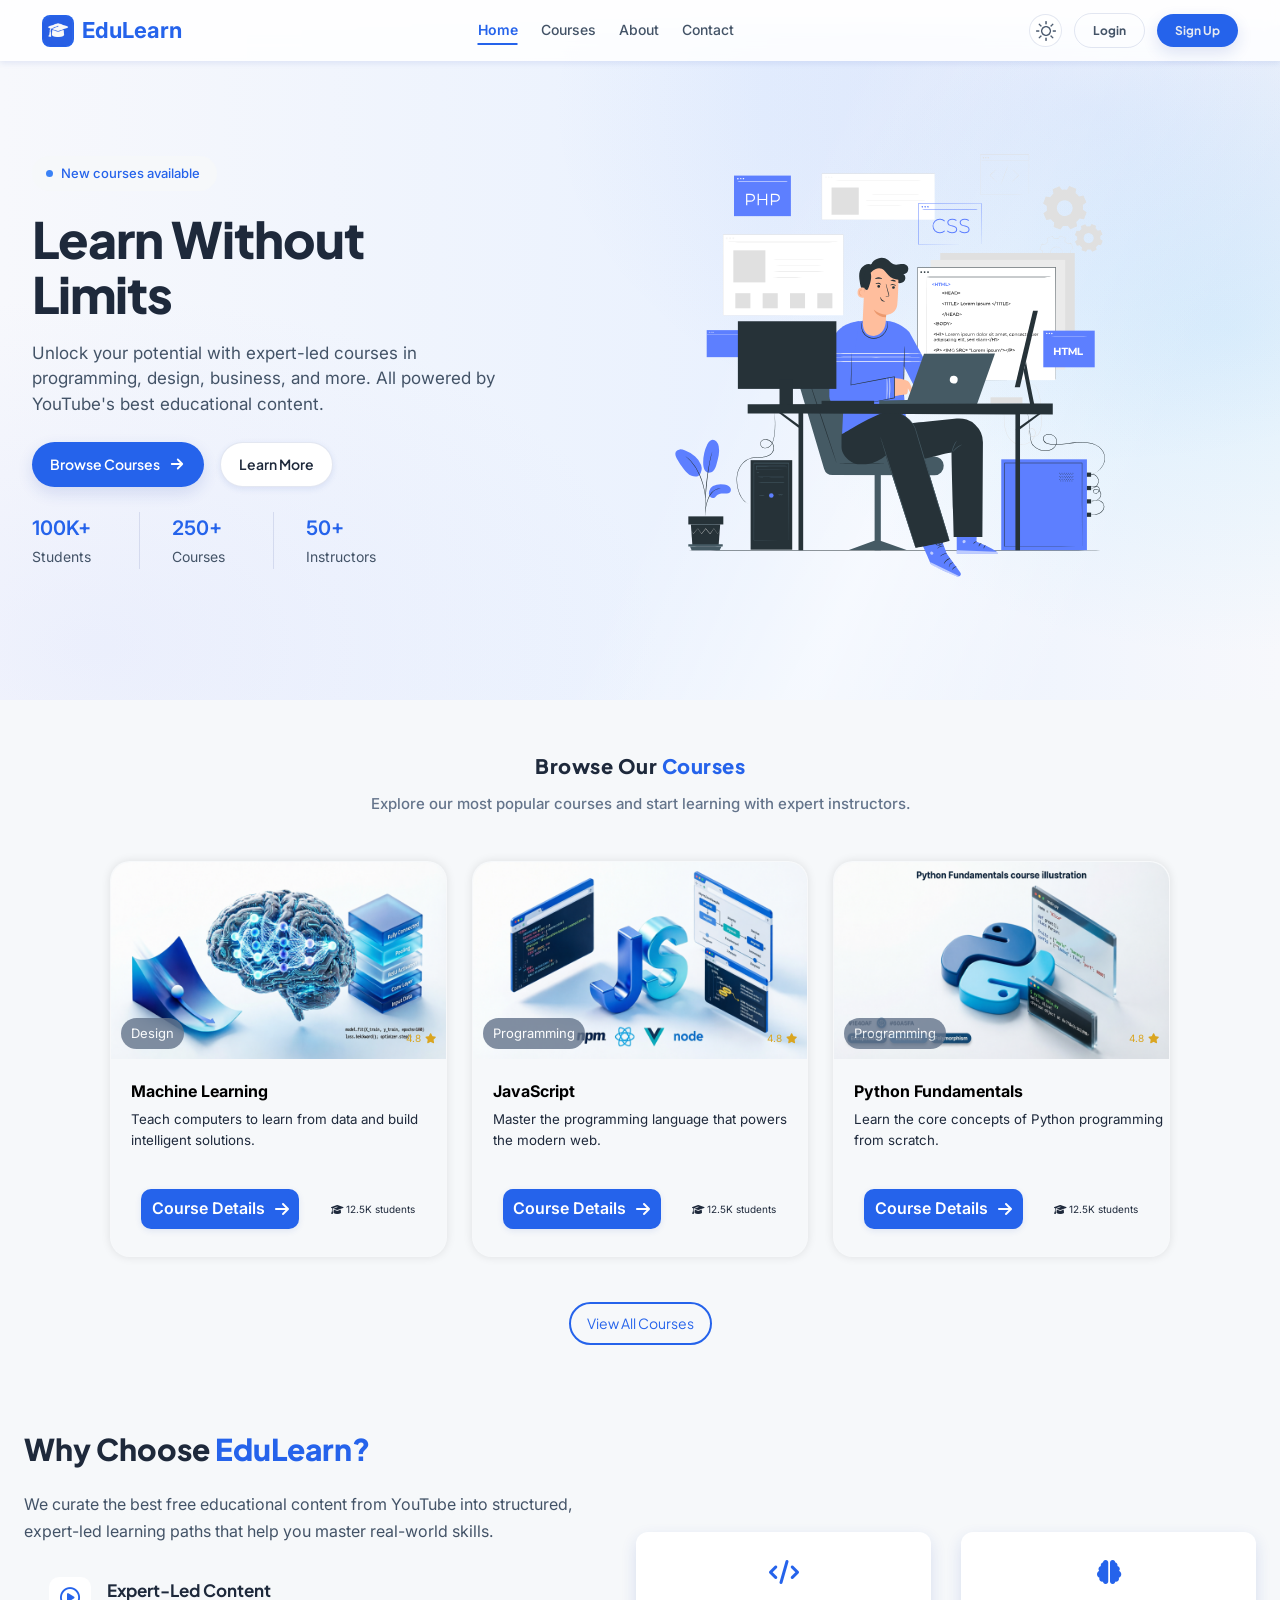
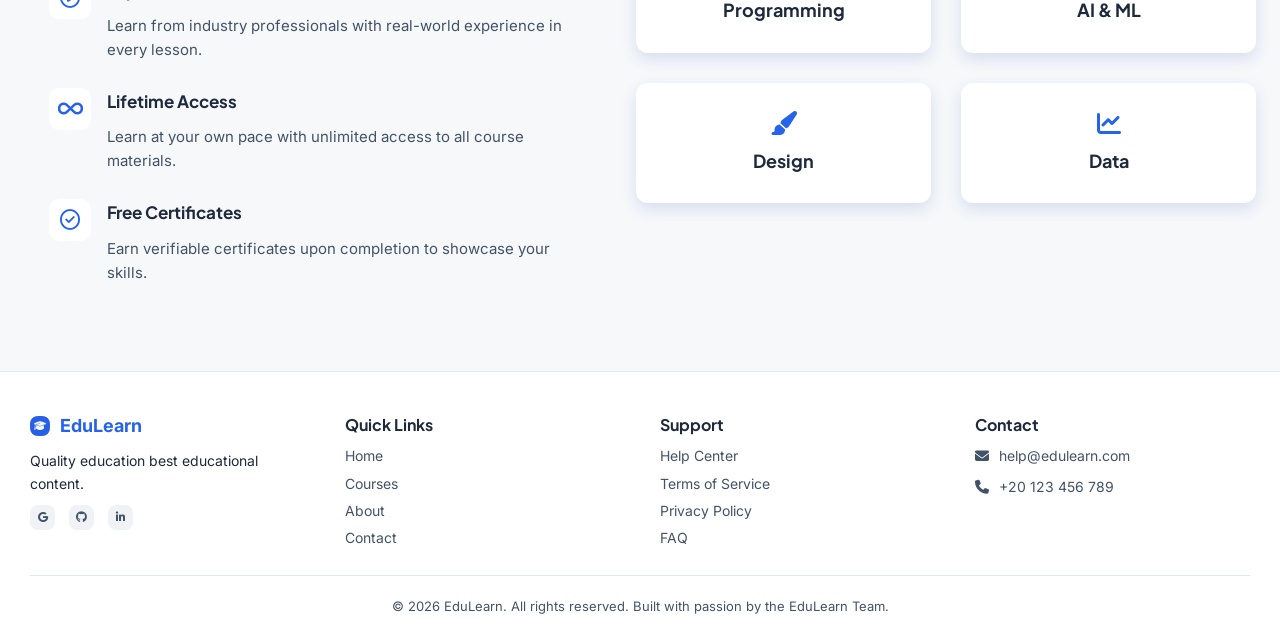
<file: index.html>
<!doctype html>
<html lang="en">
  <head>
    <meta charset="UTF-8" />
    <meta name="viewport" content="width=device-width, initial-scale=1.0" />
    <title>Edulearn</title>
    <script
      src="https://cdn.jsdelivr.net/npm/bootstrap@5.0.2/dist/js/bootstrap.bundle.min.js"
      integrity="sha384-MrcW6ZMFYlzcLA8Nl+NtUVF0sA7MsXsP1UyJoMp4YLEuNSfAP+JcXn/tWtIaxVXM"
      crossorigin="anonymous"
    ></script>
    <link
      rel="stylesheet"
      href="https://cdnjs.cloudflare.com/ajax/libs/font-awesome/6.5.1/css/all.min.css"
    />
    <link rel="stylesheet" href="css/variables.css" />
    <link rel="stylesheet" href="css/reset.css" />
    <link rel="stylesheet" href="css/header.css" />
    <link rel="stylesheet" href="css/footer.css" />
    <link rel="stylesheet" href="css/home.css" />
  </head>
  <body>
    <div id="header-container"></div>

    <main>
      <section class="hero">
        <div class="hero-content">
          <div class="hero-left-part">
            <span class="badge">New courses available</span>
            <h1>Learn Without<br /><span>Limits</span></h1>
            <p class="lead">
              Unlock your potential with expert-led courses in programming,
              design, business, and more. All powered by YouTube's best
              educational content.
            </p>
            <div class="actions">
              <a href="course.html" class="btn btn-primary">
                Browse Courses
                <svg
                  width="18"
                  height="18"
                  viewBox="0 0 24 24"
                  fill="none"
                  stroke="currentColor"
                  stroke-width="2.4"
                  stroke-linecap="round"
                  stroke-linejoin="round"
                >
                  <path d="M5 12h14M13 6l6 6-6 6" />
                </svg>
              </a>
              <a href="#" class="btn btn-secondary">Learn More</a>
            </div>
            <div class="stats">
              <div class="stat"><b>100K+</b><span>Students</span></div>
              <div class="stat"><b>250+</b><span>Courses</span></div>
              <div class="stat"><b>50+</b><span>Instructors</span></div>
            </div>
          </div>
          <div class="hero-right-part">
            <div class="image-card">
              <img alt="image" src="assets/images/hero-section/Programming-pana.svg" />
            </div>
          </div>
        </div>
      </section>
      <section class="courses">
        <div class="section-head">
          <h2>Browse Our <span>Courses</span></h2>
          <p>
            Explore our most popular courses and start learning with expert
            instructors.
          </p>
        </div>
        <div class="courses-part">
          <div class="course">
            <div class="image-part">
              <img src="assets/images/im2.png" alt="Image1" />
              <div class="rating">
                <span>4.8</span>
                <i class="fa-solid fa-star"></i>
              </div>
              <span class="card-tag">Design</span>
            </div>
            <div class="content-part">
              <h3>Machine Learning</h3>
              <p>
                Teach computers to learn from data and build intelligent
                solutions.
              </p>
              <div class="foot-part">
                <a href="course-detail.html?id=2">
                  Course Details <i class="fa-solid fa-arrow-right"></i>
                </a> 
                <span>
                  <span
                    ><i class="fa-solid fa-graduation-cap"></i>12.5K
                    students</span
                  >
                </span>
              </div>
            </div>
          </div>

          <div class="course">
            <div class="image-part">
              <img src="assets/images/im3.png" alt="Image1" />
              <div class="rating">
                <span>4.8</span>
                <i class="fa-solid fa-star"></i>
              </div>
              <span class="card-tag">Programming</span>
            </div>
            <div class="content-part">
              <h3>JavaScript</h3>
              <p>Master the programming language that powers the modern web.</p>
              <div class="foot-part">
                <a href="course-detail.html?id=3">
                  Course Details <i class="fa-solid fa-arrow-right"></i>
                </a> 
                <span>
                  <span
                    ><i class="fa-solid fa-graduation-cap"></i>12.5K
                    students</span
                  >
                </span>
              </div>
            </div>
          </div>

          <div class="course">
            <div class="image-part">
              <img src="assets/images/im4.png" alt="Image1" />
              <div class="rating">
                <span>4.8</span>
                <i class="fa-solid fa-star"></i>
              </div>
              <span class="card-tag">Programming</span>
            </div>
            <div class="content-part">
              <h3>Python Fundamentals</h3>
              <p>Learn the core concepts of Python programming from scratch.</p>
              <div class="foot-part">
                <a href="course-detail.html?id=4">
                  Course Details <i class="fa-solid fa-arrow-right"></i>
                </a> 
                <span>
                  <span
                    ><i class="fa-solid fa-graduation-cap"></i>12.5K
                    students</span
                  >
                </span>
              </div>
            </div>
          </div>
        </div>
        <div class="view-all">
          <a href="course.html" class="btn btn-view-all">View All Courses</a>
        </div>
      </section>
      <section class="why">
        <div class="why-container">
          <div class="why-info">
            <h2 class="why-title">Why Choose <span>EduLearn?</span></h2>
            <p class="why-lead">
              We curate the best free educational content from YouTube into
              structured, expert-led learning paths that help you master
              real-world skills.
            </p>

            <div class="feature">
              <div class="feature-icon icon-blue">
                <i class="fa-regular fa-circle-play"></i>
              </div>
              <div class="feature-body">
                <h3>Expert-Led Content</h3>
                <p>
                  Learn from industry professionals with real-world experience
                  in every lesson.
                </p>
              </div>
            </div>

            <div class="feature">
              <div class="feature-icon icon-blue">
                <i class="fa-solid fa-infinity"></i>
              </div>
              <div class="feature-body">
                <h3>Lifetime Access</h3>
                <p>
                  Learn at your own pace with unlimited access to all course
                  materials.
                </p>
              </div>
            </div>

            <div class="feature">
              <div class="feature-icon icon-blue">
                <i class="fa-regular fa-circle-check"></i>
              </div>
              <div class="feature-body">
                <h3>Free Certificates</h3>
                <p>
                  Earn verifiable certificates upon completion to showcase your
                  skills.
                </p>
              </div>
            </div>
          </div>

          <div class="why-cards">
            <div class="card">
              <a href="course.html?category=Programming">
                <i class="fa-solid fa-code c-blue"></i>
                <h4>Programming</h4>
              </a>
            </div>

            <div class="card">
              <a href="course.html?category=AI & ML">
                <i class="fa-solid fa-brain c-blue"></i>
                <h4>AI &amp; ML</h4>
              </a>
            </div>

            <div class="card">
              <a href="course.html?category=Design">
                <i class="fa-solid fa-paintbrush c-blue"></i>
                <h4>Design</h4>
              </a>
            </div>

            <div class="card">
              <a href="course.html?category=Data">
                <i class="fa-solid fa-chart-line c-blue"></i>
                <h4>Data</h4>
              </a>
            </div>
          </div>
        </div>
      </section>
    </main>

    <div id="footer-container"></div>

    <script src="./js/theme.js"></script>
    <script src="./js/home.js"></script>
    <Script src="./js/course.js"></Script>

    <script src="js/course-detail.js"></script>
  </body>
</html>
</file>
<file: css/variables.css>
@import url("https://fonts.googleapis.com/css2?family=Inter:wght@400;500;600;700;800;900&family=Plus+Jakarta+Sans:wght@600;700;800;900&display=swap");
:root {
  --color-primary-darkest: #1e3a8a;
  --color-primary-dark: #1d4ed8;
  --color-primary: #2563eb;
  --color-primary-light: #3b82f6;
  --color-primary-lighter: #93c5fd;
  --color-primary-subtle: #eff6ff;
  --color-accent: #06b6d4;
  --color-yellow: #f2b426;
  --color-text: #1e293b;
  --color-text-lighter: #435367;
  --color-text-muted: #64748b;
  --color-bg-base: #f6f8fa;
  --color-bg-darker: #f0f2f6;
  --color-bg-elevated: #ffffff;
  --color-bg-elevated2: #ffffff;

  --color-footer-bg: 255, 255, 255;

  --color-hov-li: #3b83f65d;
  --color-bac-li: #ffffff63;
  --color-me: black;
  --shadow-me: 0px 0px 10px rgba(0, 0, 0, 0.103);
  --shadow-hov: 0px 0px 20px rgba(0, 0, 0, 0.371);

  --shadow-sm: 0 2px 6px rgba(30, 64, 175, 0.1);
  --shadow-md: 0 6px 16px rgba(30, 64, 175, 0.14);
  --shadow-lg: 0 12px 32px rgba(30, 58, 138, 0.18);

  --border: rgba(30, 58, 138, 0.12);
  --top-light: inset 0 1px 0 rgba(255, 255, 255, 0.6);
  /* 
  --gradient-background: linear-gradient(
    90deg,
    #f7f8fc 0%,
    #e9f1fe 60%,
    #f7f8fc 100%
  ); */

  --gradient-background:
    radial-gradient(
      900px 600px at 85% 12%,
      rgba(37, 99, 235, 0.1),
      transparent 60%
    ),
    radial-gradient(
      700px 500px at 96% 45%,
      rgba(125, 211, 252, 0.2),
      transparent 65%
    ),
    radial-gradient(
      800px 500px at 8% 92%,
      rgba(199, 210, 254, 0.22),
      transparent 70%
    ),
    linear-gradient(
      115deg,
      transparent 55%,
      rgba(255, 255, 255, 0.55) 70%,
      transparent 85%
    ),
    linear-gradient(90deg, #f7f8fc 0%, #e9f1fe 60%, #f7f8fc 100%);

  --font-heading: "Plus Jakarta Sans", "Segoe UI", sans-serif;
  --font-body: "Inter", "Segoe UI", sans-serif;
}

:root.dark {
  --color-primary-darkest: #0b1120;
  --color-primary-dark: #2563eb;
  --color-primary: #3b82f6;
  --color-primary-light: #60a5fa;
  --color-primary-lighter: #93c5fd;
  --color-primary-subtle: #0f1b31;
  --color-accent: #22d3ee;
  --color-yellow: #fbbf24;
  --color-text: #e2e8f0;
  --color-text-lighter: #e6eaf1;
  --color-text-muted: #a0aec0;
  --color-bg-base: #0b1220;
  --color-bg-darker: #1d293c;
  --color-bg-elevated: #142033;
  --color-bg-elevated2: #1d293c;

  --color-footer-bg: 20, 32, 51;

  --color-hov-li: #204682be;
  --color-bac-li: #2046825d;
  --color-me: white;
  --shadow-me: rgba(0, 0, 0, 0.103);

  --shadow-sm: 0 2px 6px rgba(2, 6, 23, 0.55);
  --shadow-md: 0 6px 16px rgba(2, 6, 23, 0.6);
  --shadow-lg: 0 12px 32px rgba(1, 4, 14, 0.65);

  --border: rgba(147, 197, 253, 0.16);
  --border-he: rgba(255, 64, 0, 0.848);
  --top-light: inset 0 1px 0 rgba(147, 197, 253, 0.07);

  /* --gradient-background:
    linear-gradient(90deg, #233148 0%, #142033 60%, #233148 100%) */
  --gradient-background:
    radial-gradient(
      900px 600px at 85% 12%,
      rgba(37, 99, 235, 0.22),
      transparent 60%
    ),
    radial-gradient(
      700px 500px at 96% 45%,
      rgba(56, 189, 248, 0.12),
      transparent 65%
    ),
    radial-gradient(
      800px 500px at 8% 92%,
      rgba(99, 102, 241, 0.14),
      transparent 70%
    ),
    linear-gradient(
      115deg,
      transparent 55%,
      rgba(148, 197, 253, 0.07) 70%,
      transparent 85%
    ),
    linear-gradient(90deg, #0b1220 0%, #0e1a33 60%, #0b1220 100%);

  --font-heading: "Plus Jakarta Sans", "Segoe UI", sans-serif;
  --font-body: "Inter", "Segoe UI", sans-serif;
}
</file>
<file: css/header.css>
#header-container {
  width: 100%;
  position: fixed;
  z-index: 3;
}

.main-header {
  display: flex;
  align-items: center;
  gap: 32px;
  padding: 13px 42px;
  background-color: rgba(var(--color-footer-bg), 0.85);
  -webkit-backdrop-filter: blur(10px);
  backdrop-filter: blur(10px);
  box-shadow: var(--shadow-sm);
  position: relative;
}

.main-header .brand {
  display: flex;
  align-items: center;
  gap: 8px;
  font-weight: 700;
  font-size: 22px;
  color: var(--color-primary);
  text-decoration: none;
}
.main-header .logo {
  display: grid;
  place-content: center;
  width: 32px;
  height: 32px;
  border-radius: 8px;
  background-color: var(--color-primary);
}

.main-header .menu {
  flex: 1;
  display: flex;
  align-items: center;
  gap: 32px;
}

.main-header .nav {
  display: flex;
  gap: 23px;
  margin-inline: auto;
}
.main-header .nav a {
  font-weight: 500;
  color: var(--color-text-lighter);
  text-decoration: none;
  font-size: 14px;
  transition: color 0.2s ease;
}

.main-header .nav a.active {
  font-weight: 600;
  color: var(--color-primary);
  text-decoration: underline;
  text-decoration-color: var(--color-primary);
  text-decoration-thickness: 1.5px;
  text-underline-offset: 8px;
}

.main-header .nav a:hover {
  color: var(--color-primary);
  text-decoration: underline;
  text-decoration-color: var(--color-primary);
  text-decoration-thickness: 1.5px;
  text-underline-offset: 8px;
}

.main-header .actions {
  display: flex;
  align-items: center;
  gap: 12px;
}

.main-header .theme-btn {
  display: grid;
  place-items: center;
  width: 33px;
  height: 33px;
  border: 1px solid var(--border);
  border-radius: 999px;
  background: var(--color-bg-elevated);
  cursor: pointer;
  transition: 0.2s;
}

.main-header .theme-btn:hover {
  background: var(--color-bg-darker);
}

.main-header .theme-img {
  display: block;
  width: 20px;
  height: 20px;
  object-fit: contain;
}

.main-header .actions .btn {
  font-weight: 700;
  font-size: 12px;
  padding: 7px 18px;
  text-decoration: none;
  border-radius: 999px;
  transition: 0.3s;
}

.main-header .outline {
  color: var(--color-text-lighter);
  border: solid 1px var(--border);
}

.main-header .solid {
  color: #e6eaf1;
  background-color: var(--color-primary);
  box-shadow: var(--shadow-md);
}

.main-header .outline:hover {
  color: var(--color-primary-light);
  border: solid 1px var(--color-primary-light);
}

.main-header .solid:hover {
  background-color: var(--color-primary-dark);
  transform: translateY(-1px);
}

.nav-toggle {
  display: none;
  width: 40px;
  height: 40px;
  border: 1px solid var(--border);
  border-radius: 10px;
  background: transparent;
  cursor: pointer;
  padding: 0;
  margin-left: auto;
  flex-direction: column;
  justify-content: center;
  align-items: center;
  gap: 5px;
}

.nav-toggle .bar {
  width: 20px;
  height: 1.8px;
  border-radius: 999px;
  background-color: var(--color-text-lighter);
}

@media (max-width: 900px) {
  .nav-toggle {
    display: flex;
  }

  .main-header .menu {
    display: none;
    position: absolute;
    top: 100%;
    left: 10px;
    right: 10px;
    flex-direction: column;
    gap: 18px;
    padding: 18px;
    background-color: var(--color-bg-elevated);
    border: 1px solid var(--border);
    border-radius: 16px;
    box-shadow: var(--shadow-md);
    z-index: 100;
  }

  .main-header .menu.show,
  .main-header .menu.collapsing {
    display: flex;
  }

  .main-header .nav {
    flex-direction: column;
    width: 100%;
  }

  .main-header .actions {
    width: 100%;
    flex-direction: column;
    align-items: flex-start;
  }

  .main-header .actions .btn {
    text-align: center;
    width: 100%;
  }

  .main-header .theme-btn {
    align-self: flex-start;
  }
}
</file>
<file: css/footer.css>
.main-footer {
  background-color: var(--color-bg-elevated);
  padding: 40px 30px 25px;
  border-top: 1px solid var(--border);
}

.main-footer .top-part {
  display: grid;
  grid-template-columns: repeat(4, 1fr);
  justify-items: start;
  align-items: start;
  text-align: left;
  gap: 40px;
  margin: 0 auto 20px;
  max-width: 1350px;
  width: 100%;
}

.main-footer .brand-part {
  display: flex;
  flex-direction: column;
  gap: 10px;
  align-items: flex-start;
  text-align: left;
}
.main-footer .brand {
  display: flex;
  align-items: center;
  justify-content: flex-start;
  gap: 10px;
  font-weight: 700;
  font-size: 18px;
  color: var(--color-primary);
  text-decoration: none;
}
.main-footer .brand-part {
  font-size: 14px;
}

.main-footer .logo {
  display: grid;
  place-content: center;
  width: 20px;
  height: 20px;
  border-radius: 8px;
  background-color: var(--color-primary);
}

.main-footer .socials {
  display: flex;
  gap: 14px;
  justify-content: flex-start;
}

.main-footer .socials a {
  width: 25px;
  height: 25px;
  border-radius: 8px;
  text-decoration: none;
  background-color: var(--color-bg-darker);
  color: var(--color-text-lighter);
  display: flex;
  align-items: center;
  justify-content: center;
  transition: 0.2s;
}

.main-footer .socials a:hover {
  background-color: var(--color-primary);
  color: #fff;
}
.main-footer .socials a i {
  font-size: 11px;
}

.main-footer h3 {
  display: flex;
  align-items: center;
  justify-content: flex-start;
  text-align: left;
  color: var(--color-text);
  font-size: 16px;
  margin-bottom: 8px;
}

.main-footer .links li,
.main-footer .support li {
  display: flex;
  align-items: center;
  justify-content: flex-start;
  text-align: left;
  list-style: none;
  margin-bottom: 5px;
}

.main-footer .links a,
.main-footer .support a {
  text-decoration: none;
  color: var(--color-text-lighter);
  font-size: 14px;
  transition: color 0.2s;
}

.main-footer .links a:hover,
.main-footer .support a:hover {
  color: var(--color-primary);
}

.main-footer .contact li {
  list-style: none;
  display: flex;
  align-items: center;
  justify-content: flex-start;
  gap: 10px;
  margin-bottom: 8px;
  font-size: 14px;
  color: var(--color-text-lighter);
  text-align: left;
  overflow-wrap: anywhere;
}

.main-footer .footer-bottom {
  margin-top: 20px;
  padding-top: 20px;
  border-top: 1px solid var(--border);
  text-align: center;
  color: var(--color-text-lighter);
  font-size: 13px;
  max-width: 1350px;
  margin: 0 auto;
}

@media (max-width: 900px) {
  .main-footer .top-part {
    grid-template-columns: 1fr 1fr;
    gap: 32px 20px;
    justify-items: start;
    text-align: left;
  }
}
@media (max-width: 550px) {
  .main-footer {
    padding: 30px 20px;
  }
  .main-footer .top-part {
    grid-template-columns: 1fr;
    gap: 28px;
    max-width: 320px;
    justify-items: center;
    text-align: center;
    margin: 0 auto;
  }
  .main-footer .brand-part {
    align-items: center;
    text-align: center;
  }
  .main-footer .brand {
    justify-content: center;
  }
  .main-footer .socials {
    justify-content: center;
  }
  .main-footer h3 {
    justify-content: center;
    text-align: center;
  }
  .main-footer .links li,
  .main-footer .support li {
    justify-content: center;
    text-align: center;
  }
  .main-footer .contact li {
    justify-content: center;
    text-align: center;
  }
}
</file>
<file: css/home.css>
.hero {
  min-height: 75vh;
  margin-top: 25px;
  display: flex;
  align-items: center;
  background: var(--gradient-background);
  padding: 80px 32px;
}
.hero-content {
  max-width: 1250px;
  margin: 0 auto;
  width: 100%;
  display: grid;
  grid-template-columns: 2fr 3fr;
  gap: clamp(32px, 3.5vw, 48px);
  align-items: center;
}

.hero-left-part .badge {
  display: flex;
  align-items: center;
  width: 185px;
  gap: 8px;
  background: var(--color-bg-base);
  color: var(--color-primary);
  font-size: 13px;
  font-weight: 500;
  padding: 7px 14px;
  border-radius: 999px;
}
.hero-left-part .badge::before {
  content: "";
  width: 7px;
  height: 7px;
  border-radius: 50%;
  background: var(--color-primary-light);
  flex-shrink: 0;
}
.hero-left-part h1 {
  margin: 20px 0;
  font-weight: 900;
  letter-spacing: -1px;
  font-size: 50px;
  line-height: 1.1;
  overflow-wrap: break-word;
}

.hero-left-part .lead {
  color: var(--color-text-lighter);
  font-size: 17px;
  line-height: 1.5;
  max-width: 470px;
  margin-bottom: 10px;
}
.hero-left-part .actions {
  display: flex;
  gap: 16px;
  margin: 25px 0;
  flex-wrap: wrap;
}
.hero-left-part .btn {
  display: inline-flex;
  align-items: center;
  justify-content: center;
  gap: 8px;
  font-size: 14px;
  font-weight: 600;
  text-decoration: none;
  padding: 10px 18px;
  border-radius: 999px;
  transition: 0.2s;
}
.btn-primary {
  background: var(--color-primary);
  color: #fff;
  box-shadow: var(--shadow-md);
}
.btn-primary:hover {
  background: var(--color-primary-dark);
  transform: scale(1.05);
}
.btn-secondary {
  background: var(--color-bg-elevated2);
  border: 1px solid var(--border);
  color: var(--color-text);
  box-shadow: var(--shadow-sm);
}
.btn-secondary:hover {
  transform: scale(1.05);
}
.stats {
  display: flex;
  flex-wrap: wrap;
  gap: 16px;
}
.stat {
  padding: 0 32px;
}
.stat:first-child {
  padding-left: 0;
}
.stat + .stat {
  border-left: 1px solid var(--border);
}
.stat b {
  display: block;
  color: var(--color-primary);
  font-size: 20px;
  font-weight: 600;
}
.stat span {
  color: var(--color-text-lighter);
  font-size: 14px;
}

.hero-visual {
  position: relative;
}
.hero-right-part {
  min-width: 0;
  display: flex;
  justify-content: center;
  align-items: center;
}
.hero-right-part .image-card {
  width: 100%;
  max-height: 500px;
  border-radius: 24px;
  margin: 0 auto;
  display: flex;
  justify-content: center;
  align-items: center;
}
.hero-right-part .image-card img {
  width: 100%;
  height: 100%;
  max-height: 480px;
  object-fit: contain;
  border-radius: 14px;
  display: block;
  max-width: 100%;
  margin: 0 auto;
}

@media (max-width: 960px) {
  .hero {
    padding: 60px 20px;
    min-height: auto;
  }
  .hero-content {
    grid-template-columns: 1fr;
    gap: 32px;
  }
  .hero-left-part .lead {
    max-width: 100%;
  }
  .hero-right-part .image-card {
    margin: 0 auto;
    max-width: 520px;
  }
}

@media (max-width: 550px) {
  .hero {
    padding: 40px 16px;
  }
  .stat {
    padding: 0 16px;
  }
  .stat b {
    font-size: 18px;
  }
}

.courses-part {
  padding: 20px 90px;
  background: var(--color-bg-base);
  display: grid;
  grid-template-columns: repeat(auto-fit, minmax(290px, 1fr));
  justify-content: center;
  gap: 25px;
}

.courses {
  padding: 20px;
  background: var(--color-bg-base);
}

.section-head {
  text-align: center;
  max-width: 720px;
  margin: 30px auto 25px;
}
.section-head h2 {
  color: var(--color-lighter);
  font-size: 20px;
  font-weight: 800;
  letter-spacing: 0.5px;
}
.section-head h2 span {
  color: var(--color-primary);
}

.section-head p {
  margin-top: 10px;
  color: var(--color-text-muted);
  font-weight: 500;
  font-size: 15px;
}

.courses-part .course {
  width: 100%;
  max-width: 360px;
  margin: 0 auto;
  height: auto;
  border-radius: 20px;
  box-shadow: var(--shadow-me);
  transition: 0.6s;
  border: 1px solid rgba(255, 255, 255, 0.1);
}

.courses-part .course:hover {
  scale: 1.05;
  box-shadow: var(--shadow-hov);
}

.courses-part .course .image-part,
.courses-part .course .content-part {
  width: 100%;
  height: 50%;
  position: relative;
  overflow: hidden;
}

.courses-part .course .image-part {
  border-radius: 20px 20px 0 0;
  position: relative;
}

.courses-part .course .image-part img {
  width: 100%;
  height: 100%;
  transition: 0.5s;
}

.courses-part .course .image-part img:hover {
  scale: 1.07;
}

.courses-part .course .content-part {
  padding: 20px;
}

.courses-part .course .content-part h3 {
  color: var(--color-me);
  position: absolute;
  font-family: var(--fa-font-regular);
  font-size: medium;
}

.courses-part .course .content-part p {
  color: var(--color-text);
  position: absolute;
  top: 50px;
  font-family: var(--font-body);
  text-align: left;
  font-size: smaller;
}

.courses-part .course .foot-part {
  display: flex;
  flex-wrap: nowrap;
  gap: 10px;
  padding: 10px;
  margin-top: 100px;
  justify-content: space-between;
  align-items: center;
}

.courses-part .course .foot-part a { /*كانت button*/
  /* flex: 1 1 auto;
  min-width: 0;
  font-size: 12px;
  width: 60%;
  font-family: var(--fa-font-regular);
  font-weight: 600;
  font-size: x-small;
  background-color: var(--color-primary);
  border: none;
  border-radius: 10px;
  height: 40px;
  color: white;
  transition: 0.3s;
  box-shadow: var(--shadow-sm);

  text-decoration: none;
  text-align: center;
  
  */
    width: 60%;
    font-family: var(--fa-font-regular);
    font-weight: 600;
    font-size: medium;
    background-color: var(--color-primary);
    border: none;
    border-radius: 10px;
    height: 40px;
    color: white;
    transition: 0.5s;
    box-shadow: var(--shadow-sm);
    text-decoration: none;
    display: flex;
    justify-content: center;
    align-items: center;
    outline: none;
}

.courses-part .course .foot-part a:hover { /*كانت button*/
  background-color: var(--color-primary-dark);
  scale: 1.05;
  box-shadow: var(--shadow-me);
}

.courses-part .course .foot-part a i{
    margin-left: 10px;
    transition: 0.5s;
}


.courses-part .course .foot-part a:hover i{
    margin-left: 20px;
}


.courses-part .course .foot-part span {
  color: var(--color-text);
  font-family: var(--font-body);
  font-size: x-small;
  width: 100px;
  text-align: center;
  align-content: center;
  margin-left: 10px;
}

.courses-part .course .foot-part span i {
  color: var(--color-text);
  margin-right: 2px;
}

.courses-part .course .image-part .card-tag {
  background-color: var(--color-text-muted);
  position: absolute;
  bottom: 10px;
  left: 10px;
  color: white;
  border-radius: 20px;
  font-family: var(--fa-font-brands);
  font-size: small;
  width: fit-content;
  padding: 5px 10px 5px 10px;
  text-align: center;
  opacity: 0.8;
}

.courses-part .course .image-part .rating {
  position: absolute;
  bottom: 10px;
  right: 10px;
  width: fit-content;
  height: fit-content;
}

.courses-part .course .image-part .rating i,
.courses-part .course .image-part .rating span {
  font-size: x-small;
}

.courses-part .course .image-part .rating i,
.courses-part .course .image-part .rating span {
  color: goldenrod;
}

@media screen and (max-width: 1250px) and (min-width: 1125px){
  .courses-part .course .foot-part a{
      font-size: smaller;
  }
}

@media screen and (max-width: 950px) {
  .courses-part {
    padding: 20px 60px;
  }
    .courses-part .course .foot-part a{
      font-size: small;
  }
}


@media screen and (max-width: 760px){
  .courses-part .course .foot-part a{
      font-size: medium;
  }
}


@media screen and (max-width: 550px) {
  .courses-part {
    padding: 20px 40px;
  }
  .courses-part .course .foot-part a
  {
      font-size: small;
  }
}


@media screen and (max-width: 420px){
  .courses-part .course .foot-part a
  {
      font-size: x-small;
  }
}


.view-all {
  display: flex;
  justify-content: center;
  margin-top: 25px;
}
.view-all .btn-view-all {
  background: transparent;
  color: var(--color-primary);
  border: 2px solid var(--color-primary);
  font-size: 14px;
  padding: 8px 16px;
  transition: 0.2s;
  border-radius: 999px;
  text-decoration: none;
}
.view-all .btn-view-all:hover {
  background: var(--color-primary);
  color: #fff;
  transform: translateY(-2px);
}

.why {
  padding: 60px 24px;
}

.why-container {
  max-width: 1250px;
  margin: 0 auto;
  display: flex;
  align-items: center;
  gap: 56px;
}

.why-info {
  min-width: 0;
}

.why-title {
  font-size: 30px;
  font-weight: 800;
  color: var(--color-text);
  margin-bottom: 18px;
}
.why-title span {
  color: var(--color-primary);
}

.why-lead {
  font-size: 16px;
  line-height: 1.7;
  color: var(--color-text-lighter);
  margin-bottom: 32px;
  max-width: 760px;
}

.feature {
  display: flex;
  align-items: flex-start;
  margin-left: 25px;
  gap: 16px;
  margin-bottom: 26px;
}

.feature-icon {
  width: 42px;
  height: 42px;
  border-radius: 10px;
  display: flex;
  align-items: center;
  justify-content: center;
  font-size: 20px;
  flex-shrink: 0;
}
.feature-icon i {
  font-size: 20px;
  line-height: 1;
  display: inline-flex;
  align-items: center;
  justify-content: center;
}

.icon-blue {
  background: var(--color-bg-elevated);
  color: var(--color-primary);
}

.feature-body h3 {
  font-size: 17px;
  margin-bottom: 10px;
}
.feature-body p {
  font-size: 15px;
  line-height: 1.6;
  color: var(--color-text-lighter);
  max-width: 600px;
}

.why-cards {
  display: grid;
  grid-template-columns: 1fr 1fr;
  gap: 30px;
  width: 100%;
  max-width: 620px;
  margin: 0 auto;
}

.why-cards .card {
  background: var(--color-bg-elevated);
  width: 100%;
  min-width: 0;
  margin: 0;
  border-radius: 12px;
  box-shadow: var(--shadow-md);
  padding: 28px 16px;
  text-align: center;
  display: flex;
  flex-direction: column;
  align-items: center;
  gap: 12px;
  cursor: pointer;
  transition: 0.2s;
}
.why-cards .card:hover {
  transform: scale(1.05);
}
.why-cards .card a {
  display: flex;
  flex-direction: column;
  align-items: center;
  gap: 12px;
  width: 100%;
  height: 100%;
  text-decoration: none;
  color: inherit;
}
.why-cards .card a i {
  font-size: 24px;
  line-height: 1;
  display: inline-flex;
  align-items: center;
  justify-content: center;
}
.why-cards .card a h4 {
  font-size: 18px;
}

.why-cards .c-blue {
  color: var(--color-primary);
}

@media (max-width: 950px) {
  .why-container {
    flex-direction: column;
    align-items: flex-start;
    gap: 40px;
  }
  .why-cards {
    .why-cards {
      margin: 0 auto;
    }
  }
}

.why-cards .card {
  margin: 0;
  gap: 60px;
}
@media (max-width: 550px) {
  .why-cards {
    grid-template-columns: 1fr;
  }
  .why-title {
    font-size: 28px;
  }
}
</file>
